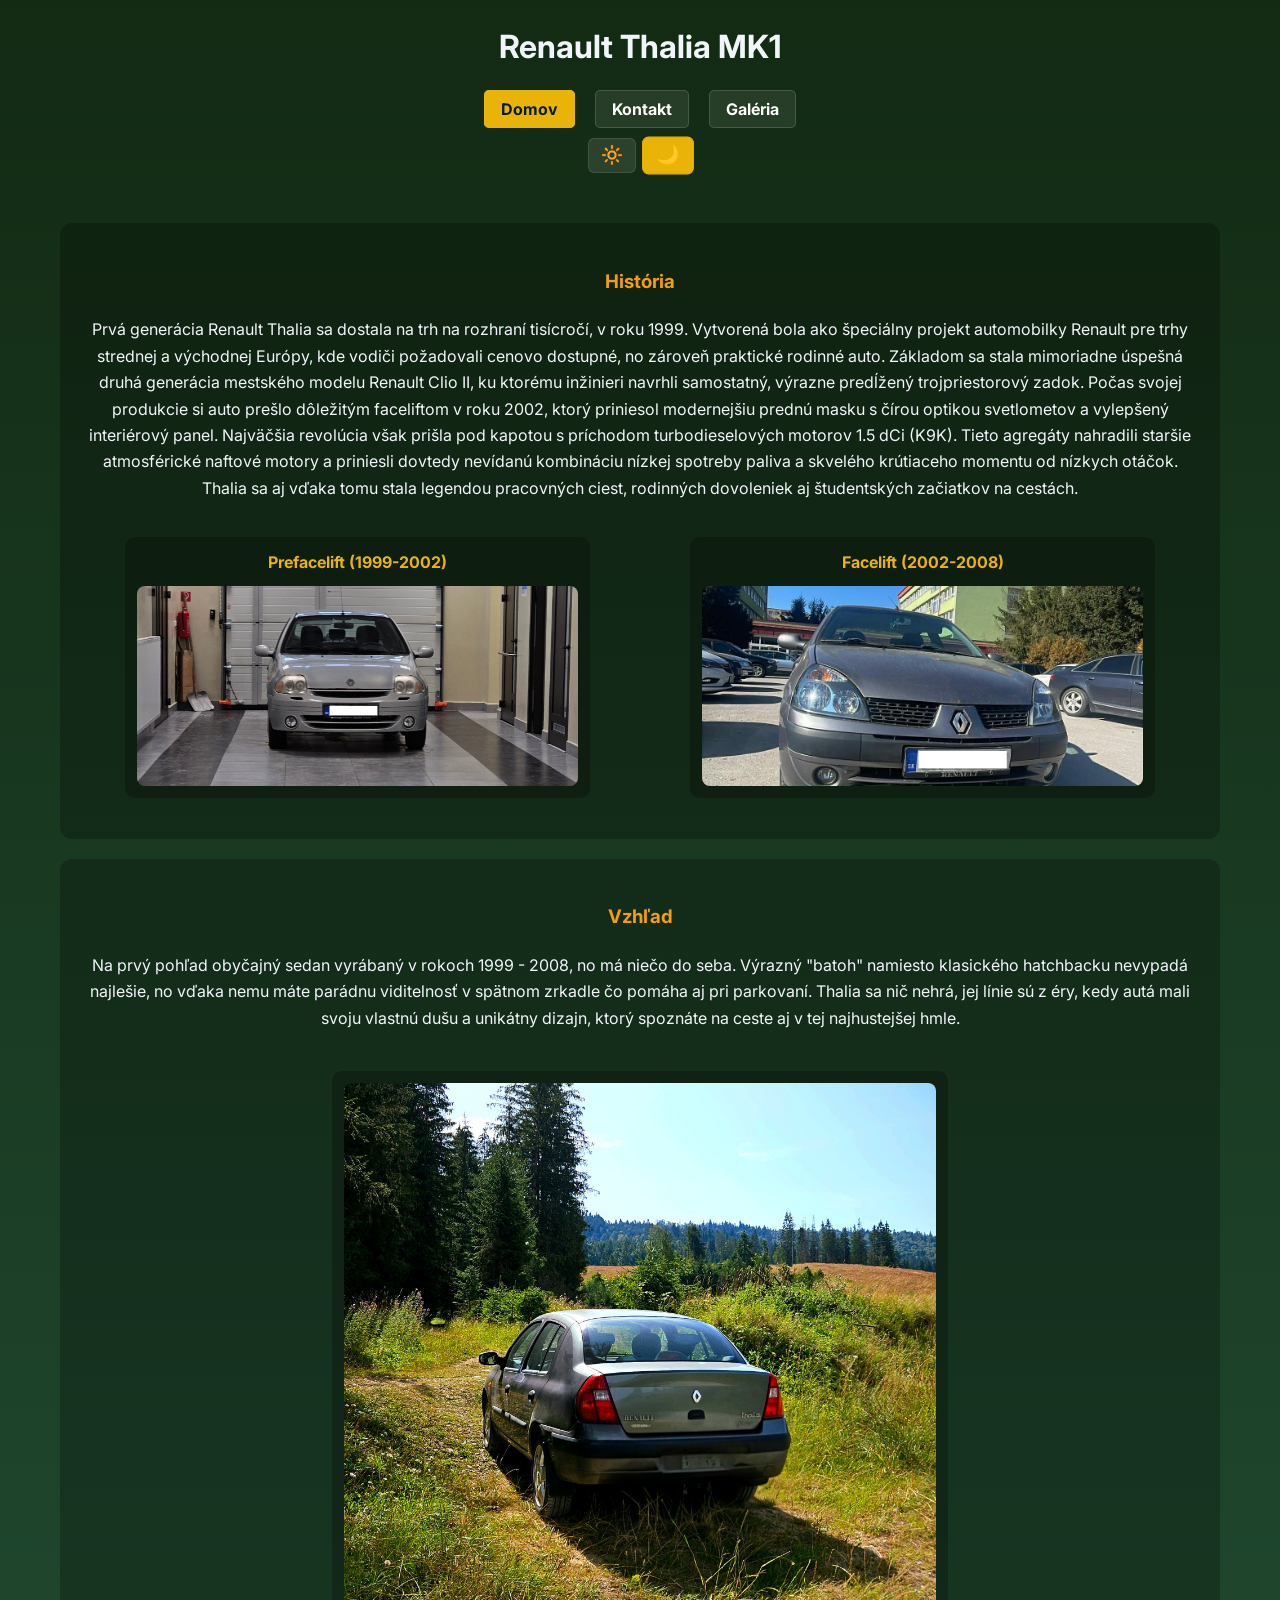
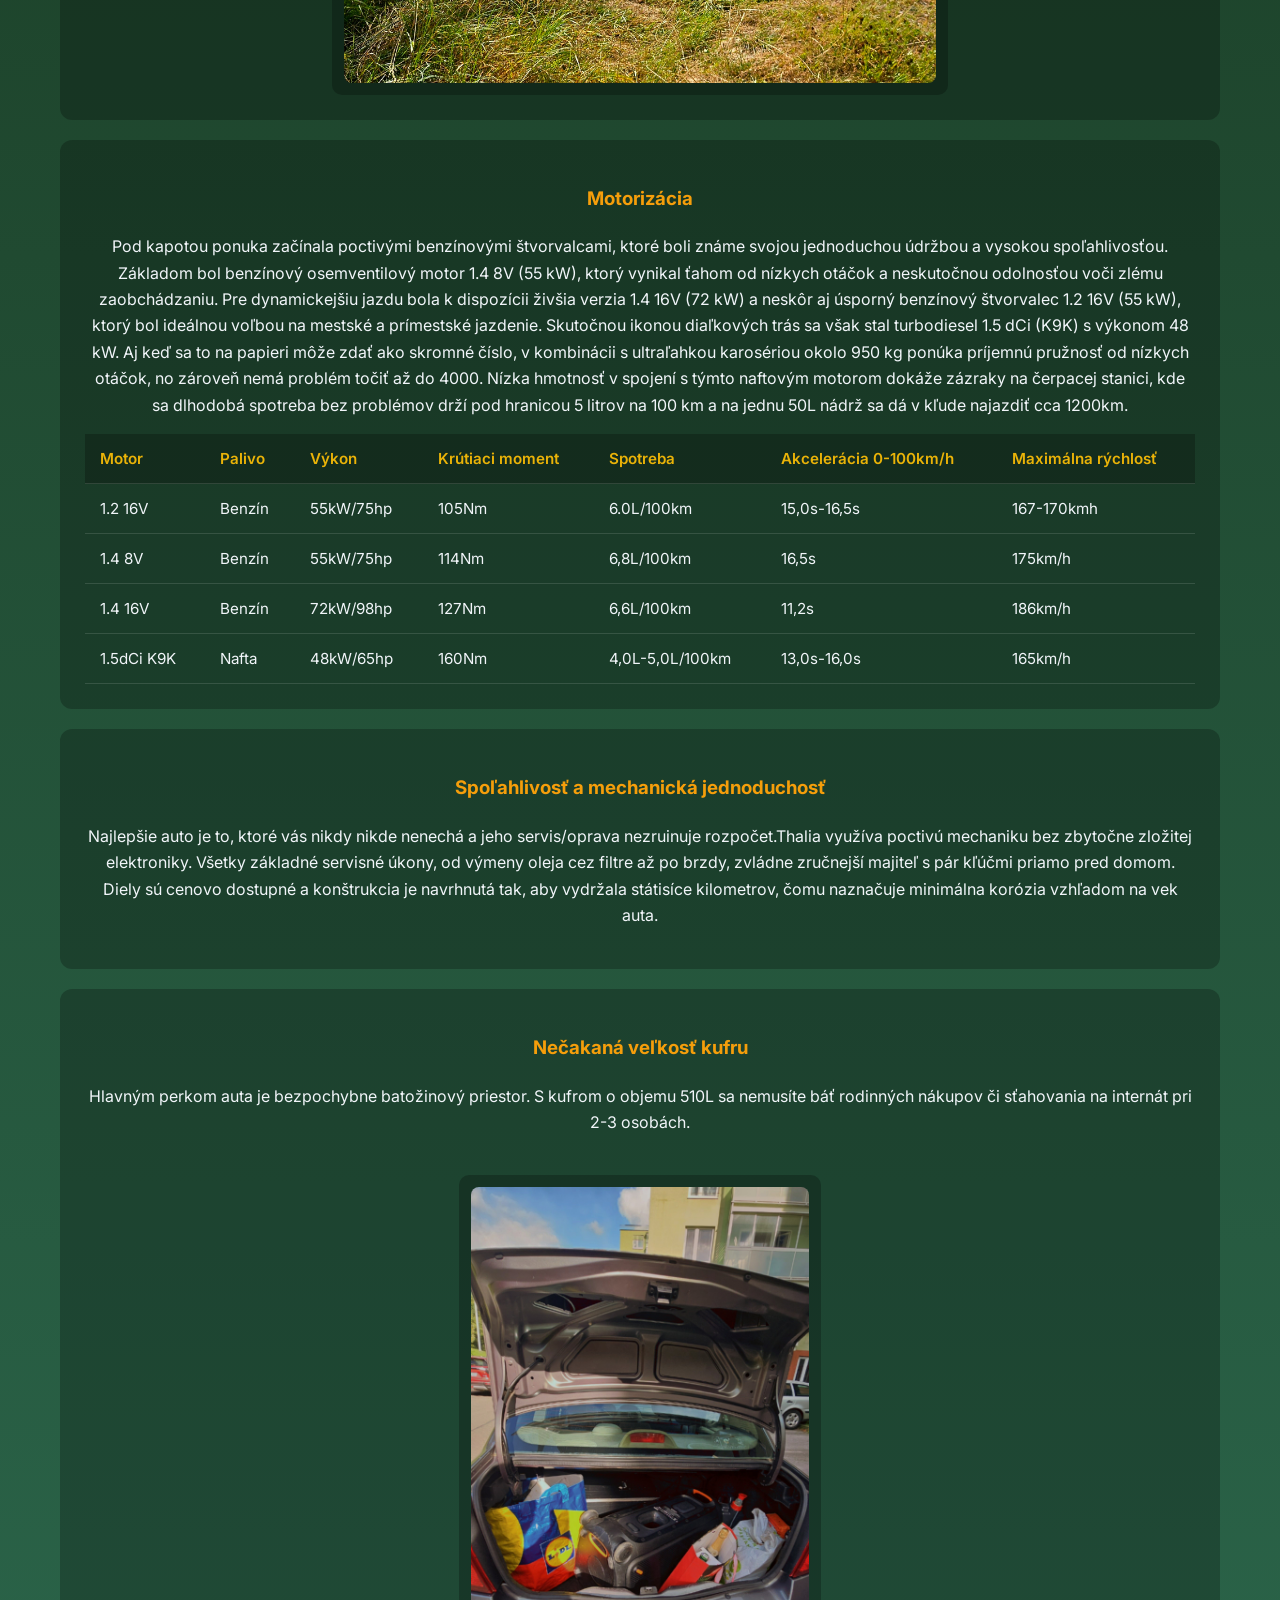
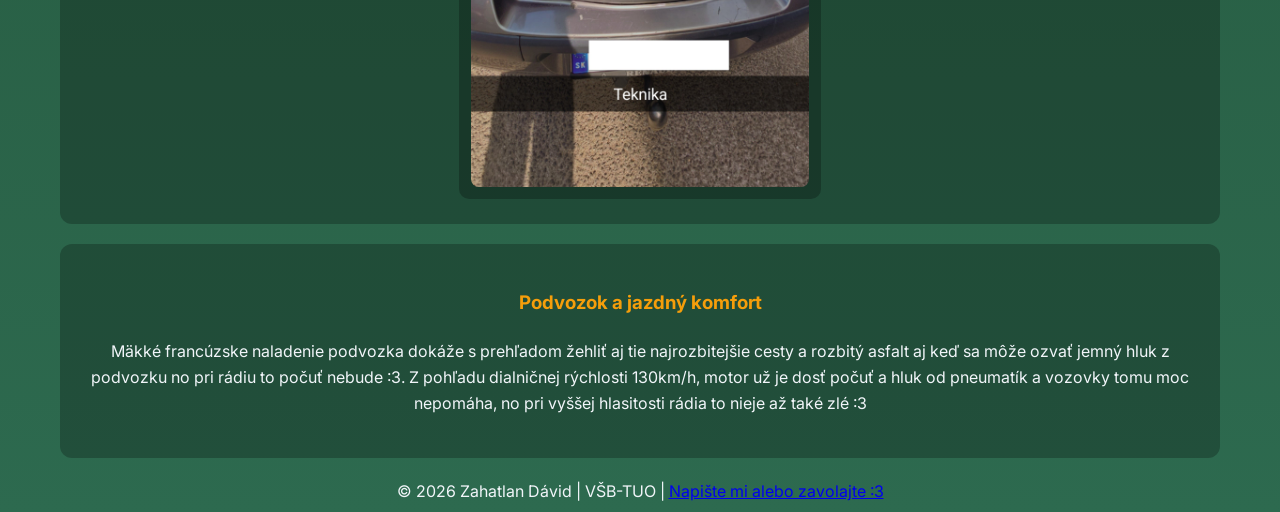
<file: index.html>
<!DOCTYPE html>
<html lang="sk">
<!-- Hlavna stranka  -->
<head>
    <meta charset="UTF-8">
    <meta name="viewport"
          content="width=device-width, initial-scale=1">
    <title>Best car ever made</title>
    <meta name="description" content="Prečo je Renault Thalia mk1 najlešie auto na svete a všetko okolo">
    <meta property="og:image" content="     ">
    <link rel="preconnect" href="https://fonts.googleapis.com"> <!--  Font ktory je pouzity na stranke stiahnuty z googlu -->
    <link rel="preconnect" href="https://fonts.gstatic.com" crossorigin>
    <link href="https://fonts.googleapis.com/css2?family=Inter:wght@400;600;700&display=swap" rel="stylesheet">
    <link rel="stylesheet" href="style.css">
</head>

<body>
    <header><h1>Renault Thalia MK1</h1></header>
    <nav>
        <ul> <!-- Navigacne tlacidla  -->
            <li><a href="index.html" class="active"> Domov </a></li>
            <li><a href="kontakt.html"> Kontakt </a></li>
            <li><a href="galeria.html"> Galéria </a></li>
        </ul>
        <!-- Light mode a Dark mode tlacidla  -->
        <div class="theme-switch">
            <button id="light-mode" class="theme-button">🔆</button>
            <button id="dark-mode" class="theme-button">🌙</button>
        </div>
    </nav>
    <main>  <!-- Hlavne karty  -->
            <section>
            <h3>História</h3>
            <p>Prvá generácia Renault Thalia sa dostala na trh na rozhraní tisícročí, v roku 1999. Vytvorená bola ako špeciálny projekt automobilky Renault pre trhy strednej a východnej Európy, kde vodiči požadovali cenovo dostupné, no zároveň praktické rodinné auto. Základom sa stala mimoriadne úspešná druhá generácia mestského modelu Renault Clio II, ku ktorému inžinieri navrhli samostatný, výrazne predĺžený trojpriestorový zadok.
               Počas svojej produkcie si auto prešlo dôležitým faceliftom v roku 2002, ktorý priniesol modernejšiu prednú masku s čírou optikou svetlometov a vylepšený interiérový panel. Najväčšia revolúcia však prišla pod kapotou s príchodom turbodieselových motorov 1.5 dCi (K9K). Tieto agregáty nahradili staršie atmosférické naftové motory a priniesli dovtedy nevídanú kombináciu nízkej spotreby paliva a skvelého krútiaceho momentu od nízkych otáčok. Thalia sa aj vďaka tomu stala legendou pracovných ciest, rodinných dovoleniek aj študentských začiatkov na cestách.
            </p>
            <div class="history-images">
                <figure class="history-card">
                    <h4>Prefacelift (1999-2002)</h4>
                    <img src="Images/prefacelift.jpg" alt="Renault Thalia MK1 prefacelift">
                </figure>
                <figure class="history-card">
                    <h4>Facelift (2002-2008)</h4>
                    <img src="Images/facelift.jpeg" alt="Renault Thalia MK1 facelift">
                </figure>
            </div>
        </section>
        <section>
            <h3>Vzhľad</h3>
            <p>Na prvý pohľad obyčajný sedan vyrábaný v rokoch 1999 - 2008, no má niečo do seba. Výrazný "batoh" namiesto klasického hatchbacku nevypadá najlešie, no vďaka nemu máte parádnu viditelnosť v spätnom zrkadle čo pomáha aj pri parkovaní.
               Thalia sa nič nehrá, jej línie sú z éry, kedy autá mali svoju vlastnú dušu a unikátny dizajn, ktorý spoznáte na ceste aj v tej najhustejšej hmle.
            </p>
            <div class="history-images">
                <figure class="single-photo">
                    <img src="Images/coolshot.jpg" alt="Vzhlad zo zadu z boku">
                </figure>
            </div>
        </section>
        <section>
            <h3>Motorizácia</h3>
            <p>Pod kapotou ponuka začínala poctivými benzínovými štvorvalcami, ktoré boli známe svojou jednoduchou údržbou a vysokou spoľahlivosťou. Základom bol benzínový osemventilový motor 1.4 8V (55 kW), ktorý vynikal ťahom od nízkych otáčok a neskutočnou odolnosťou voči zlému zaobchádzaniu. Pre dynamickejšiu jazdu bola k dispozícii živšia verzia 1.4 16V (72 kW) a neskôr aj úsporný benzínový štvorvalec 1.2 16V (55 kW), ktorý bol ideálnou voľbou na mestské a prímestské jazdenie.
               Skutočnou ikonou diaľkových trás sa však stal turbodiesel 1.5 dCi (K9K) s výkonom 48 kW. Aj keď sa to na papieri môže zdať ako skromné číslo, v kombinácii s ultraľahkou karosériou okolo 950 kg ponúka príjemnú pružnosť od nízkych otáčok, no zároveň nemá problém točiť až do 4000. Nízka hmotnosť v spojení s týmto naftovým motorom dokáže zázraky na čerpacej stanici, kde sa dlhodobá spotreba bez problémov drží pod hranicou 5 litrov na 100 km a na jednu 50L nádrž sa dá v kľude najazdiť cca 1200km.                
            </p>
            <div class="table-wrapper">
                <table> <!--  Tabulka motorizacii -->
                    <thead>
                        <tr>
                            <th>Motor</th>
                            <th>Palivo</th>
                            <th>Výkon</th>
                            <th>Krútiaci moment</th>
                            <th>Spotreba</th>
                            <th>Akcelerácia 0-100km/h</th>
                            <th>Maximálna rýchlosť</th>
                        </tr>
                    </thead>
                    <tbody>
                        <tr>
                            <td>1.2 16V</td>
                            <td>Benzín</td>
                            <td>55kW/75hp</td>
                            <td>105Nm</td>
                            <td>6.0L/100km</td>
                            <td>15,0s-16,5s</td>
                            <td>167-170kmh</td>
                        </tr>
                        <tr>
                            <td>1.4 8V</td>
                            <td>Benzín</td>
                            <td>55kW/75hp</td>
                            <td>114Nm</td>
                            <td>6,8L/100km</td>
                            <td>16,5s</td>
                            <td>175km/h</td>
                        </tr>
                        <tr>
                            <td>1.4 16V</td>
                            <td>Benzín</td>
                            <td>72kW/98hp</td>
                            <td>127Nm</td>
                            <td>6,6L/100km</td>
                            <td>11,2s</td>
                            <td>186km/h</td>
                        </tr>
                        <tr>
                            <td>1.5dCi K9K</td>
                            <td>Nafta</td>
                            <td>48kW/65hp</td>
                            <td>160Nm</td>
                            <td>4,0L-5,0L/100km</td>
                            <td>13,0s-16,0s</td>
                            <td>165km/h</td>
                        </tr>
                    </tbody>
                </table>
            </div>
        </section>
        <section>
            <h3>Spoľahlivosť a mechanická jednoduchosť</h3>
            <p>Najlepšie auto je to, ktoré vás nikdy nikde nenechá a jeho servis/oprava nezruinuje rozpočet.Thalia využíva poctivú mechaniku bez zbytočne zložitej elektroniky. Všetky základné servisné úkony, od výmeny oleja cez filtre až po brzdy, zvládne zručnejší majiteľ s pár kľúčmi priamo pred domom. Diely sú cenovo dostupné a konštrukcia je navrhnutá tak, aby vydržala státisíce kilometrov, čomu naznačuje minimálna korózia vzhľadom na vek auta.
            </p>
        </section>
        <section>
            <h3>Nečakaná veľkosť kufru</h3>
            <p>Hlavným perkom auta je bezpochybne batožinový priestor. S kufrom o objemu 510L sa nemusíte báť rodinných nákupov či sťahovania na internát pri 2-3 osobách.
            </p>
            <div class="history-images">
                <figure class="single-photo">
                    <img src="Images/kufor.jpg" alt="Prijemne velky kufor na vsetky potreby">
                </figure>
            </div>
        </section>
        <section>
            <h3>Podvozok a jazdný komfort</h3>
            <p>Mäkké francúzske naladenie podvozka dokáže s prehľadom žehliť aj tie najrozbitejšie cesty a rozbitý asfalt aj keď sa môže ozvať jemný hluk z podvozku no pri rádiu to počuť nebude :3.
               Z pohľadu dialničnej rýchlosti 130km/h, motor už je dosť počuť a hluk od pneumatík a vozovky tomu moc nepomáha, no pri vyššej hlasitosti rádia to nieje až také zlé :3
            </p>
        </section>
    </main>
    <footer>&copy; 2026 Zahatlan Dávid | VŠB-TUO | <a href="kontakt.html">Napište mi alebo zavolajte :3</a></footer>

    <script src="script.js"></script>   <!-- Priradenie js skriptu  -->
</body>
</html>
</file>
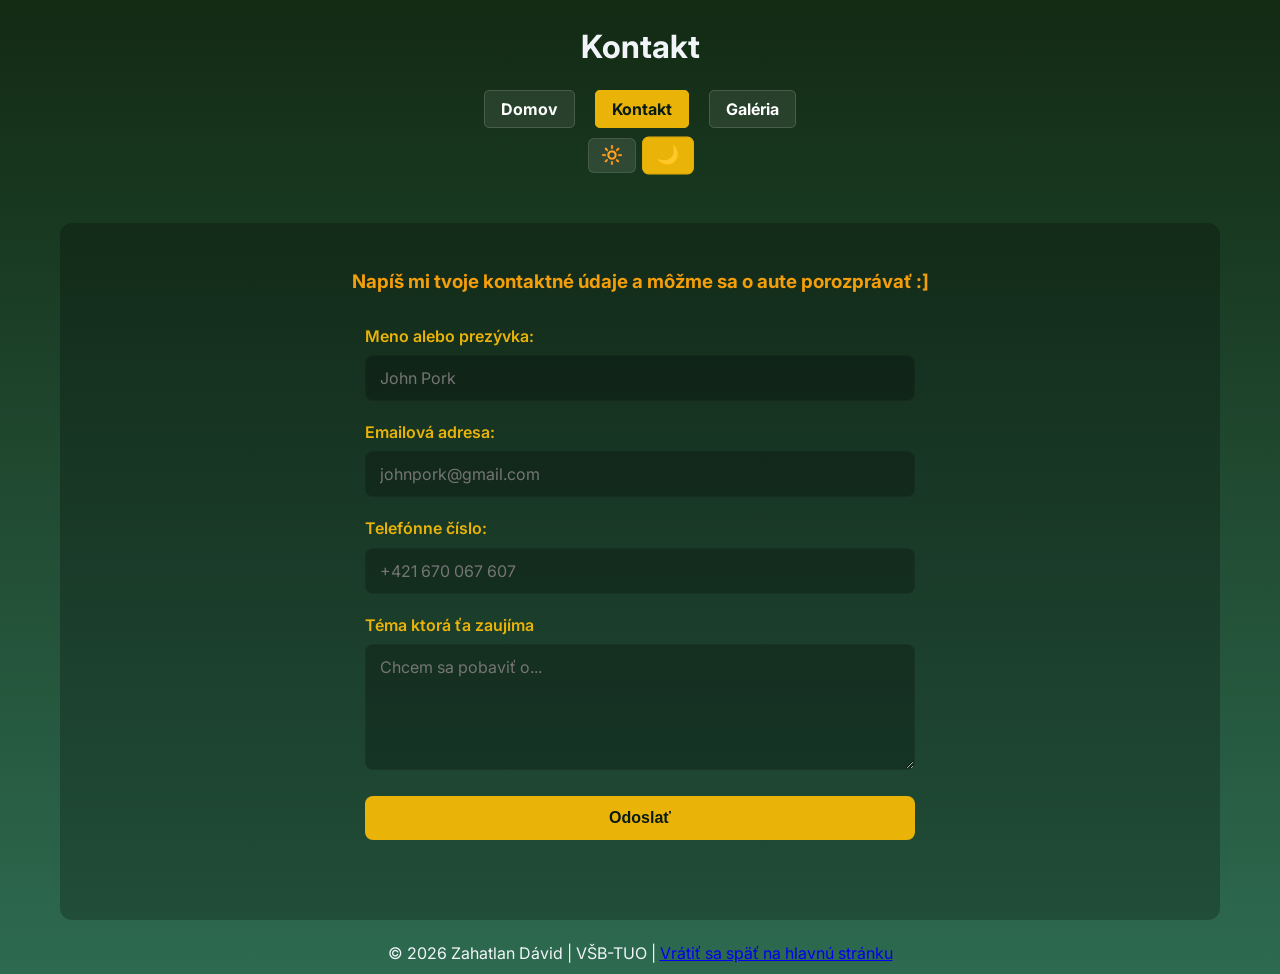
<file: kontakt.html>
<!DOCTYPE html>
<html lang="sk">
<!-- Kontakt stranka s formularom  -->
<head>
    <meta charset="UTF-8">
    <meta name="viewport"
          content="width=device-width, initial-scale=1">
    <title>Best car ever made</title>
    <meta name="descriptin" content="Napíš mi tvoje kontaktné údaje a môžme sa o aute porozprávať :]">
    <meta property="og:image" content="     ">
    <link rel="preconnect" href="https://fonts.googleapis.com"> <!-- Font stranky stiahnuty z googlu  -->
    <link rel="preconnect" href="https://fonts.gstatic.com" crossorigin>
    <link href="https://fonts.googleapis.com/css2?family=Inter:wght@400;600;700&display=swap" rel="stylesheet">
    <link rel="stylesheet" href="style.css">
</head>

<body>
    <header><h1>Kontakt</h1></header>
    <nav>
        <ul>    <!--  Tlacidla navigacie -->
            <li><a href="index.html"> Domov </a></li>
            <li><a href="kontakt.html" class="active"> Kontakt </a></li>
            <li><a href="galeria.html"> Galéria </a></li>
        </ul>
        <div class="theme-switch">  <!-- tlacidla light mode a dark mode  -->
            <button id="light-mode" class="theme-button">🔆</button>
            <button button id="dark-mode" class="theme-button">🌙</button>
        </div>
    </nav>
    <main>
        <section>   <!-- formular  -->
            <h3>Napíš mi tvoje kontaktné údaje a môžme sa o aute porozprávať :]</h3>
            <form id="kontakt-form" novalidate>
                <div class="kontakt">
                    <label for="meno">Meno alebo prezývka:</label>
                    <input type="text" name="meno" id="meno" placeholder="John Pork">
                </div>
                <div class="kontakt">
                    <label for="email">Emailová adresa:</label>
                    <input type="email" name="email" id="email" placeholder="johnpork@gmail.com">
                </div>
                <div class="kontakt">
                    <label for="telefon">Telefónne číslo:</label>
                    <input type="tel" name="telefon" id="telefon" placeholder="+421 670 067 607">
                </div>
                <div class="kontakt">
                    <label for="sprava">Téma ktorá ťa zaujíma</label>
                    <textarea name="sprava" rows="5" id="sprava" placeholder="Chcem sa pobaviť o..."></textarea>
                </div>
                
                <button type="submit" class="button">Odoslať</button>
                <p id="form-status" class="form-status"></p>
            </form>
        </section>
    </main>
    <footer>&copy; 2026 Zahatlan Dávid | VŠB-TUO | <a href="index.html">Vrátiť sa späť na hlavnú stránku</a></footer>

    <script src="script.js"></script>   <!-- priradenie js skriptu  -->
</body>
</html>
</file>
<file: style.css>
*{box-sizing: border-box;}

header
{text-align: center;}

nav
{margin-bottom: 50px;} /*vonkajsi okraj */

nav ul
{
    list-style: none; /* bez bodiek */
    display: flex; /*flexbox, polozky vedla seba*/
    justify-content: center; /*vycentrovanie*/
    gap: 20px; /*medzera */
    padding: 0; /*vnutorny okraj */
}

nav a /* nastavenie tlacidiel */
{
    color: white;
    text-decoration: none; /*minus podciarknutie textu*/
    font-weight: bold;
    padding: 8px 16px;
    background-color: rgba(255, 255, 255, 0.08);
    border: 1px solid rgba(255, 255, 255, 0.15);
    border-radius: 5px;
    transition: all 0.25s ease;
}

nav a.active /* farba aktivneho tlacidla */
{
    background-color: #eab308;
    color: #081c15;
    border-color: #eab308;
}

nav a:hover /* farba pozadia tlacidla pri presunuti mysky nan */
{background-color: #f59e0b;}

main
{
    max-width: 1200px;
    margin: 0 auto; /* vycentruje blok na stred */
    padding: 0 20px;
}

section
{
    background: rgba(0, 0, 0, 0.25); /* priehladnost pozadia 25% */
    padding: 25px;
    border-radius: 12px;
    margin-bottom: 20px;
}

.table-wrapper
{
    overflow-x: auto;
    margin-top: 15px;
}

table /* tabulky */
{
    width: 100%;
    border-collapse: collapse;
    text-align: left;
    font-size: 0.95rem;
}

th, td
{
    padding: 12px 15px;
    border-bottom: 1px solid rgba(255, 255, 255, 0.12);
}

thead th
{
    background-color: rgba(0, 0, 0, 0.25);
    color: #eab308;
    font-weight: 600;
}

tbody tr:hover /* Jemne rozjasni riadok tabulky na ktorom je myska */
{background-color: rgba(255, 255, 255, 0.06);}

body
{
    background: linear-gradient(to bottom, #132a13 0%,  #2d6a4f 100%); /* meniaca sa farba pozadia */
    min-height: 100vh;
    color: #f1f5f9;
    font-family: 'Inter', sans-serif;
    line-height: 1.65;
}

footer
{text-align: center;}

h2
{text-align: center;}

h3
{
    text-align: center;
    color: #f59e0b;
}

p
{text-align: center;}
/* nastavenie fotiek a kariet na hlavnej stranke */
.history-images
{
    display: flex;
    gap: 20px;
    margin-top: 20px;
    flex-wrap: wrap; /* fotky sa daju na novy riadok ked uz sa nezmestia vedla seba */
}

.history-card
{
    flex: 1 1 280px;
    background: rgba(0, 0, 0, 0.25);
    padding: 12px;
    border-radius: 10px;
    text-align: center;
}

.history-card h4
{
    margin-top: 0;
    margin-bottom: 10px;
    color: #eab308;
    font-size: 1rem;
}

.history-card img
{
    width: 100%;
    height: 200px;
    object-fit: cover;
    border-radius: 8px;
    display: block;
}

.single-photo /*nastavenie pre jednu fotku na riadok */
{
    width: fit-content;
    max-width: 100%;
    margin: 20px auto 0;
    background: rgba(0, 0, 0, 0.25);
    padding: 12px;
    border-radius: 10px;
}

.single-photo img
{
    width: auto;
    max-width: 100%;
    height: auto;
    max-height: 600px;
    border-radius: 8px;
    display: block;
}
/* nastavenie kontatneho formulara */
#kontakt-form
{
    max-width: 550px;
    margin: 25px auto 0;
    text-align: left;
}

.kontakt
{margin-bottom: 18px;}

.kontakt label
{
    display: block;
    margin-bottom: 6px;
    font-weight: 600;
    color: #eab308;
}

.kontakt input,
.kontakt textarea
{
    width: 100%;
    padding: 12px 14px;
    background-color: rgba(0, 0, 0, 0.25);
    border: 1px solid rgba(255, 255, 255, 0.02);
    border-radius: 8px;
    color: #f1f5f9;
    font-family: inherit;
    font-size: 1rem;
    transition: border-color 0.25s ease, box-shadow 0.25s ease; /* zobrazi sa border pomaly */
}

.kontakt input:focus,
.kontakt textarea:focus
{
    outline: none;
    border-color: #eab308;
    box-shadow: 0 0 8px rgba(234, 179, 8, 0.3);
}

.form-status
{
    margin-top: 15px;
    font-weight: 600;
    text-align: center;
    min-height: 24px;
}
/* nastavenie farieb pre light a dark mode*/
.form-status.error
{color: #f87171;}

.form-status.success
{color: #eab308;}

body.light-mode .form-status.error
{color: #dc2626;}

body.light-mode .form-status.success
{color: #1b4332;}

.button /* tlacidla na light mode dark mode */
{
    width: 100%;
    padding: 13px;
    background-color: #eab308;
    color: #081c15;
    border: none;
    border-radius: 8px;
    font-size: 1rem;
    font-weight: 700;
    cursor: pointer;
    transition: background-color 0.25s ease, transform 0.15s ease;
}

.button:hover /* jemne nadvihne tlacidlo pri prejdeni myskou a zmeni mu farbu */
{
    background-color: #facc15;
    transform: translateY(-2px);
}

.theme-switch
{
    display: flex;
    justify-content: center;
    gap: 8px;
    margin-top: 15px auto;
}

.theme-button
{
    background-color: rgba(255, 255, 255, 0.10);
    border: 1px solid rgba(255, 255, 255, 0.10);
    border-radius: 6px;
    padding: 6px 12px;
    font-size: 1.1rem;
    cursor: pointer;
    transition: all 0.25s ease;
}

.theme-button:hover
{background-color: rgba(234, 179, 8, 0.3);}

.theme-button.active
{
    background-color: #eab308;
    border-color: #eab308;
    transform: scale(1.08); /* jemne zvacsi tlacidlo zvolenej temy */
}
/* nastavenia pri light mode*/
body.light-mode .theme-button
{
    background-color: rgba(255, 255, 255, 0.65);
    border-color: rgba(8, 28, 21, 0.15);
}

body.light-mode .theme-button.active
{
    background-color: #2d6a4f;
    border-color: #2d6a4f;
}

body.light-mode {
    background: linear-gradient(to bottom, #d8f3dc 0%, #74c69d 100%);
    color: #081c15;
}
/* Svetle karty namiesto tmavych pri light mode */
body.light-mode section,
body.light-mode .history-card,
body.light-mode .single-photo,
body.light-mode .gallery-card {
    background: rgba(255, 255, 255, 0.72);
    box-shadow: 0 4px 15px rgba(8, 28, 21, 0.08);
}
/* nadpisy a popisky formulara pri light mode */
body.light-mode h2,
body.light-mode h3,
body.light-mode h4,
body.light-mode .kontakt label
{color: #1b4332;}

body.light-mode nav a
{
    background-color: rgba(255, 255, 255, 0.65);
    color: #081c15;
    border-color: rgba(8, 28, 21, 0.15);
}

body.light-mode nav a.active
{
    background-color: #2d6a4f;
    color: #ffffff;
    border-color: #2d6a4f;
}

body.light-mode nav a:hover
{
    background-color: #40916c;
    color: #ffffff;
}

body.light-mode thead th
{
    background-color: rgba(45, 106, 79, 0.18);
    color: #1b4332;
}

body.light-mode th,
body.light-mode td
{
    border-bottom: 1px solid rgba(8, 28, 21, 0.15);
}

body.light-mode tbody tr:hover
{
    background-color: rgba(45, 106, 79, 0.08);
}

body.light-mode .kontakt input,
body.light-mode .kontakt textarea
{
    background-color: rgba(255, 255, 255, 0.85);
    color: #081c15;
    border-color: rgba(8, 28, 21, 0.25);
}

body.light-mode .button
{
    background-color: #2d6a4f;
    color: #ffffff;
}

body.light-mode .button:hover
{background-color: #40916c;}

.grid /* grid pre foyky v galerii */
{
    display: grid;
    grid-template-columns: repeat(2, 1fr); /* idealne 2 inak 1 ak neni miesto */
    gap: 20px;
    margin-top: 25px;
}

.gallery-card
{
    background: rgba(0, 0, 0, 0.25);
    padding: 15px;
    margin: 0;
    border-radius: 10px;
    text-align: center;
    transition: transform 0.25s ease;
}

.gallery-card:hover
{transform: translateY(-4px);}

.gallery-card h4
{
    margin-top: 0;
    margin-bottom: 12px;
    color: #eab308;
    font-size: 1rem;
}

.gallery-card img
{
    cursor: pointer;
    width: 100%;
    height: 300px;
    object-fit: cover;
    border-radius: 8px;
    display: block;
}

@media (max-width: 768px) /* pravidla pre zmensenie rozlozenia stranky pri mensich obrazkovkach a toto teda pri rozliseni mensom ako 768px*/
{
    .grid
    {grid-template-columns: 1fr;}

    .gallery-card img
    {height: 300px;}
}
/* nastavenia lightboxu pri zvacseni fotiek kliknutim */
.lightbox
{
    display: none;
    position: fixed;
    z-index: 1000;
    inset: 0;
    background-color: rgba(0, 0, 0, 0.9);
    justify-content: center;
    align-items: center;
    padding: 20px;
    cursor: pointer;
}

.lightbox.active
{display: flex;}

.lightbox img
{
    max-width: 90%;
    max-height: 85vh;
    border-radius: 10px;
    border: 2px solid #eab308;
}
/* zatvaracie tladitkooooo */
.close-button
{
    position: absolute;
    top: 20px;
    right: 30px;
    font-size: 2rem;
    color: #f1f5f9;
    background: rgba(255, 255, 255, 0.1);
    border: 1px solid rgba(255, 255, 255, 0.2);
    border-radius: 8px;
    padding: 2px 14px;
    cursor: pointer;
    transition: all 0.2s ease;
    user-select: none;
}

.close-button:hover
{
    background-color: #eab308;
    color: #081c15;
}
</file>
